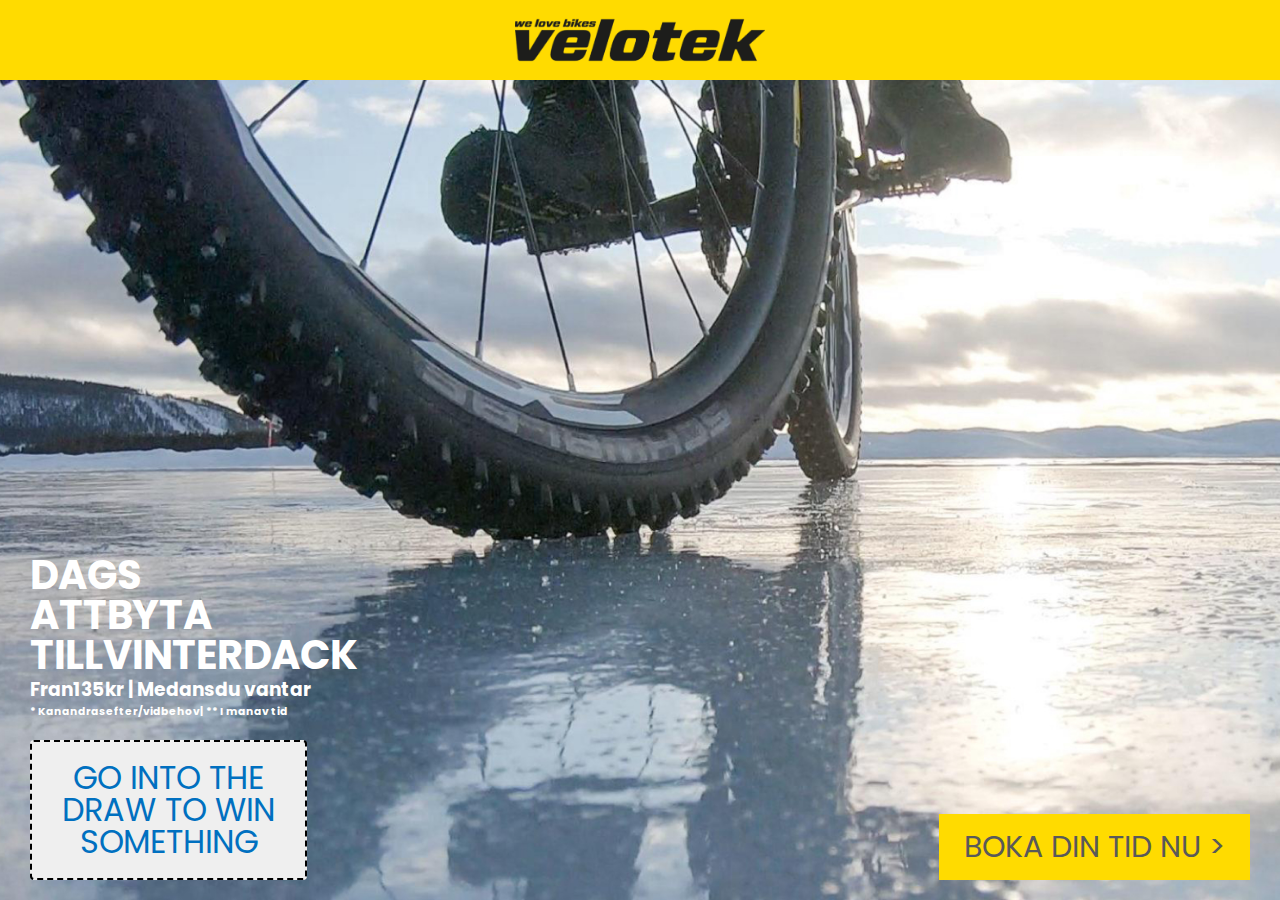
<file: index.html>
<!DOCTYPE html>
<html lang="en">
  <head>
    <meta charset="UTF-8" />
    <meta http-equiv="X-UA-Compatible" content="IE=edge" />
    <meta name="viewport" content="width=device-width, initial-scale=1.0" />
    <title>Winter Tyres 2022</title>
    <link rel="stylesheet" href="style.css" />
    <link rel="preconnect" href="https://fonts.googleapis.com" />
    <link rel="preconnect" href="https://fonts.gstatic.com" crossorigin />
    <link
      href="https://fonts.googleapis.com/css2?family=Poppins:ital,wght@0,400;0,500;0,600;0,700;0,800;0,900;1,400;1,500;1,600;1,700;1,800;1,900&display=swap"
      rel="stylesheet"
    />
  </head>
  <body>
    <section id="app">
      <header></header>
      <section id="main-container">
        <main>
          <div id="main-text-container">
            <h1>DAGS <br />ATTBYTA <br />TILLVINTERDACK</h1>
            <h3>Fran135kr &VerticalLine; Medansdu vantar</h3>
            <h6>
              &#42; Kanandrasefter&#47;vidbehov&VerticalLine; &#42;&#42; I manav
              tid
            </h6>
          </div>
          <div id="main-buttons-container">
            <div id="GDS-button-container">
              <button><a href="#">GO INTO THE <br> DRAW TO WIN <br> SOMETHING</a></button>
            </div>
            <div id="book-button-container">
              <button><a href="book.html">BOKA DIN TID NU &gt;</a></button>
            </div>
          </div>
        </main>
      </section>
    </section>
  </body>
</html>
</file>
<file: style.css>
*,
*::after,
*::before {
  margin: 0;
  box-sizing: border-box;
  font-family: "Poppins", sans-serif;
}

#app {
  display: flex;
  flex-direction: column;
  height: 100vh;
}

header {
  background-color: #ffdb00;
  background-image: url("./Images/brandLogo.png");
  background-position: center;
  background-size: 250px;
  background-repeat: no-repeat;
  padding: 40px;
}

#main-container {
  flex: 1;
  display: flex;
  flex-direction: column;
  background-image: url("./Images/landingBG.jpg");
  background-repeat: no-repeat;
  background-size: 200%;
  background-position: center;
  justify-content: flex-end;
}

main {
  margin: 20px 30px;
}

#main-text-container {
  color: #fff;
  align-self: flex-end;
}

#main-text-container > h1 {
  line-height: 1;
  font-size: 40px;
  align-self: flex-end;
}

#main-buttons-container {
  margin-top: 20px;
  display: flex;
  justify-content: space-between;
  align-items: flex-end;
}

#main-buttons-container button a {
  cursor: pointer;
  text-decoration: none;
}

#GDS-button-container > button {
  border: 2px dashed #000;
  font-size: 32px;
  line-height: 1;
  padding: 20px 30px;
  border-radius: 4px;
}
#GDS-button-container > button a {
  color: #0070c0;
}

#book-button-container > button {
  background-color: #ffdb00;
  padding: 10px 25px;
  border: none;
  font-size: 30px;
}

#book-button-container > button a {
  color: #595959;
}

@media screen and (max-width: 700px) {
  #main-container {
    background-size: 350%;
  }
  #main-buttons-container {
    flex-direction: column;
    gap: 10px;
  }
  #main-buttons-container * {
    width: 100% !important;
  }
}

/* For Book Page */

.book-main-container {
  text-align: center;
}

.months-scroll-container {
  overflow: hidden;
}

.months-container {
  /* display: flex; */
  justify-content: center;
}

.month {
  display: flex;
  flex-direction: column;
  justify-content: center;
  align-items: center;
}

.month h3 {
  margin: 5px;
}

.month > table {
  border-collapse: collapse;
  aspect-ratio: 1 / 1;
  width: 100%;
}

.table-caption {
  color: #ffc000;
  font-size: 38px;
  text-align: center;
}

.month > table > thead {
  color: #ffc000;
  text-align: center;
}

.month > table > tbody td {
  border: 1px solid #000;
  vertical-align: top;
  background-color: #92d050;
  cursor: pointer;
}

.red-cell {
  background-color: #f00 !important;
}

.book-main-buttons-container {
  width: 100%;
}

.book-main-buttons-container button {
  padding: 10px 25px;
  font-size: 18px;
  border-radius: 5px;
  border: none;
  margin: 5px;
  width: 100%;
}

.book-main-buttons-container a button {
  text-decoration: none;
  color: #595959;
  cursor: pointer;
}

.back-button-container button {
  background-color: #d9d9d9;
}

.next-button-container button {
  background-color: #ffdb00;
}

@media screen and (min-width: 500px) {
  .book-main-buttons-container {
    display: flex;
    justify-content: space-between;
  }
}

@media screen and (min-width: 600px) {
  .month > table {
    aspect-ratio: unset;
    width: fit-content;
  }
  .month > table > tbody td {
    width: 100px !important;
    height: 100px !important;
  }
}

/* HTML events css */

#event-video {
  width: 100%;
}
</file>
